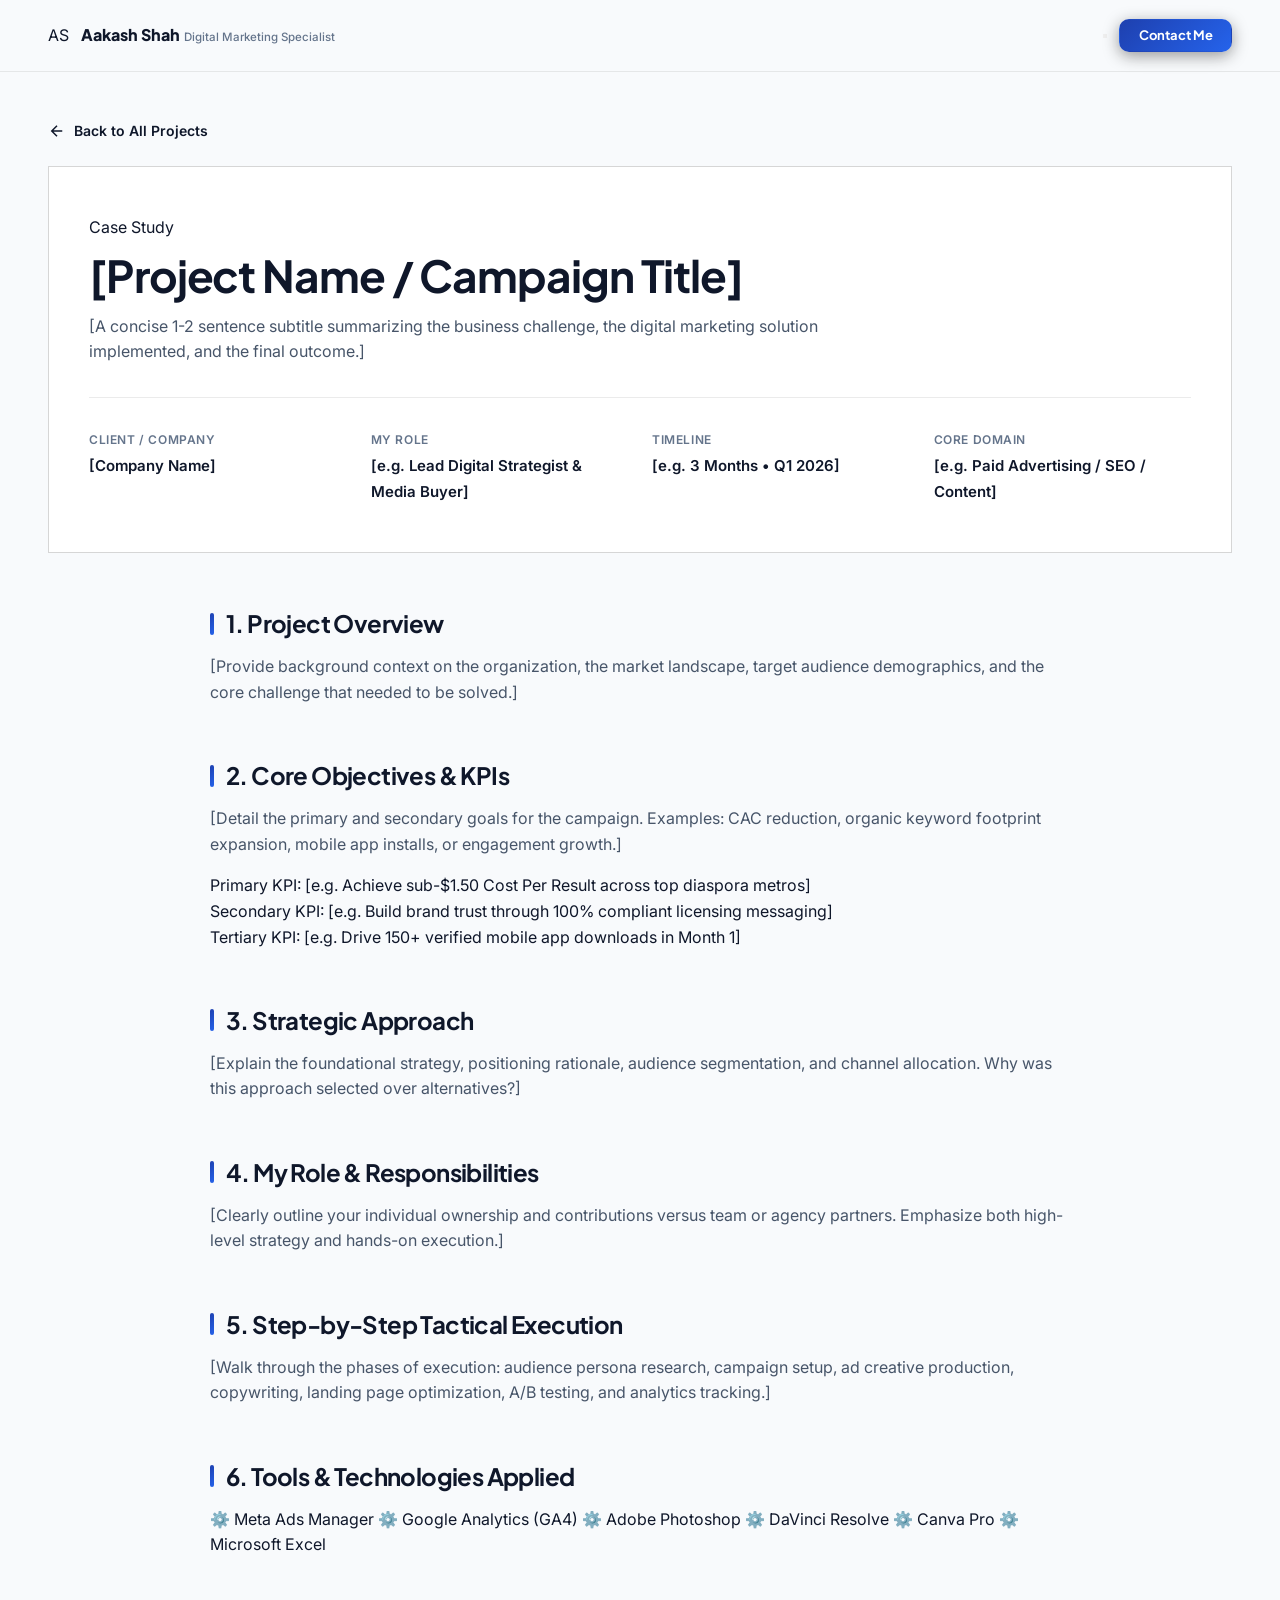
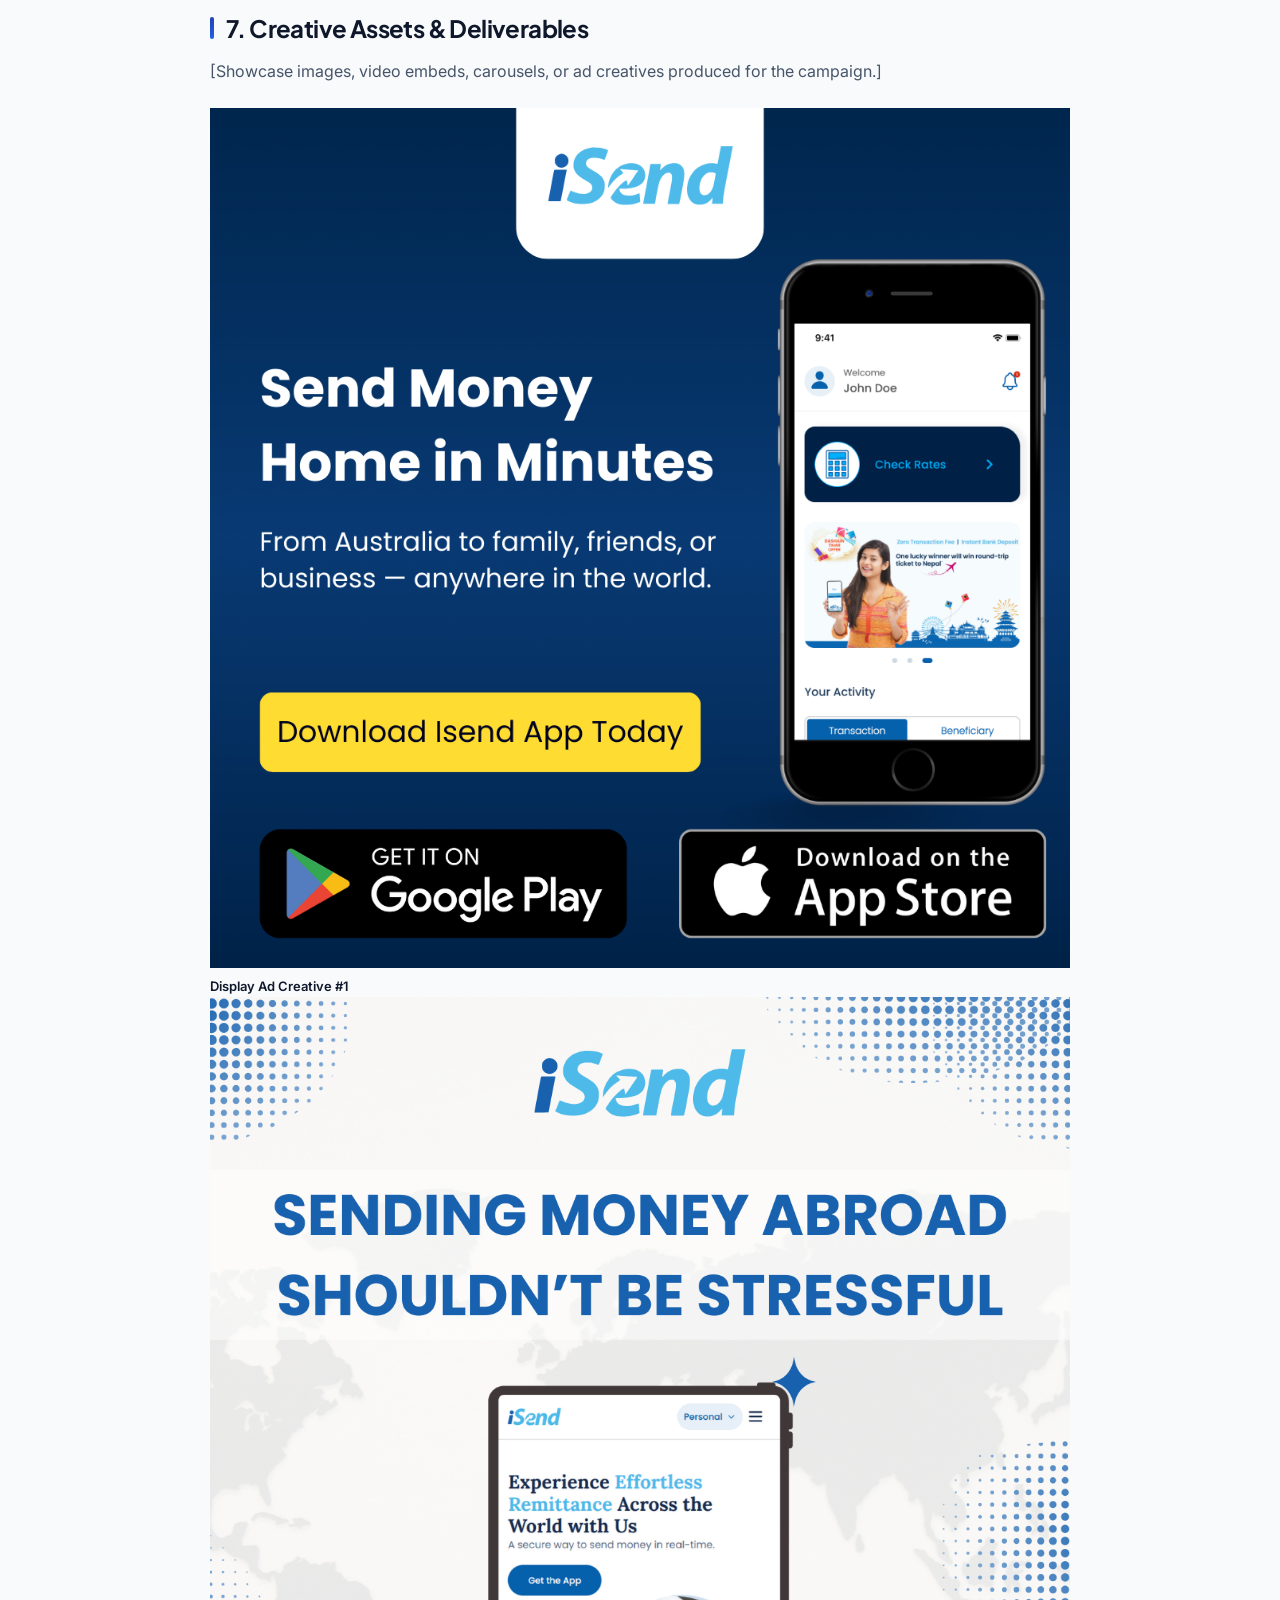
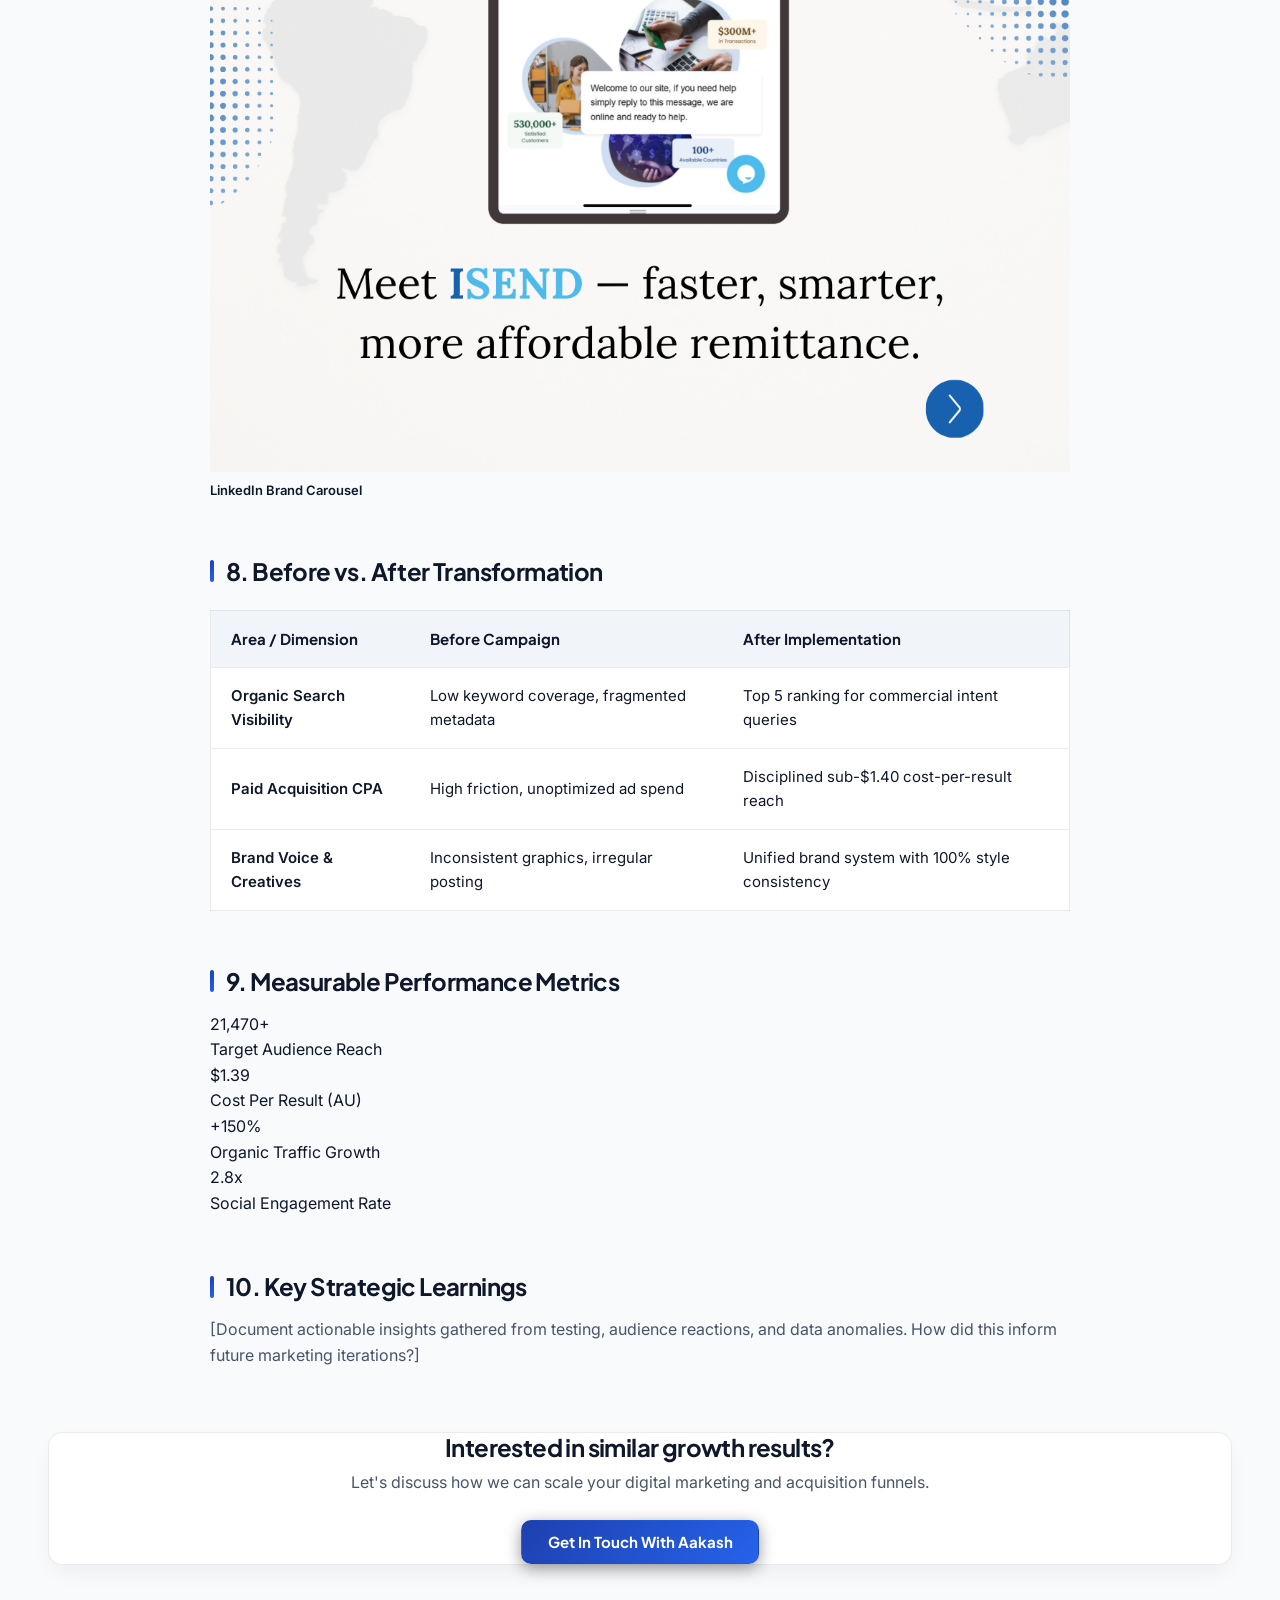
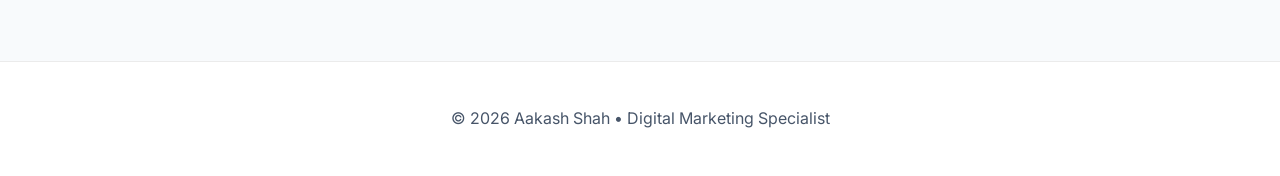
<file: case-study-template.html>
<!DOCTYPE html>
<html lang="en" data-theme="dark">
<head>
  <meta charset="UTF-8">
  <meta name="viewport" content="width=device-width, initial-scale=1.0">
  <title>Case Study: [Project Title] | Aakash Shah</title>
  <meta name="description" content="In-depth digital marketing case study covering strategy, execution, tools, and measurable ROI.">
  
  <!-- Fonts -->
  <link rel="preconnect" href="https://fonts.googleapis.com">
  <link rel="preconnect" href="https://fonts.gstatic.com" crossorigin>
  <link href="https://fonts.googleapis.com/css2?family=Inter:wght@300;400;500;600;700&family=Plus+Jakarta+Sans:wght@500;600;700;800&family=JetBrains+Mono:wght@400;500&display=swap" rel="stylesheet">
  
  <link rel="stylesheet" href="styles.css">
  <style>
    .case-study-page {
      padding-top: calc(var(--header-height) + 3rem);
      padding-bottom: 6rem;
    }
    .cs-hero-banner {
      background-color: var(--bg-surface);
      border: 1px solid var(--border-medium);
      border-radius: var(--border-radius-xl);
      padding: 3rem 2.5rem;
      margin-bottom: 3.5rem;
    }
    .cs-back-link {
      display: inline-flex;
      align-items: center;
      gap: 0.5rem;
      font-size: 0.875rem;
      font-weight: 600;
      color: var(--accent-primary);
      margin-bottom: 1.5rem;
    }
    .cs-back-link:hover {
      gap: 0.75rem;
    }
    .cs-meta-grid {
      display: grid;
      grid-template-columns: repeat(auto-fit, minmax(200px, 1fr));
      gap: 1.5rem;
      margin-top: 2rem;
      padding-top: 2rem;
      border-top: 1px solid var(--border-subtle);
    }
    .cs-meta-item strong {
      display: block;
      font-size: 0.75rem;
      text-transform: uppercase;
      letter-spacing: 0.05em;
      color: var(--text-muted);
      margin-bottom: 0.25rem;
    }
    .cs-meta-item span {
      font-size: 0.9375rem;
      color: var(--text-primary);
      font-weight: 600;
    }
    .cs-article-body {
      max-width: 860px;
      margin: 0 auto;
    }
    .cs-block {
      margin-bottom: 3.5rem;
    }
    .cs-block-title {
      font-size: 1.5rem;
      margin-bottom: 1rem;
      display: flex;
      align-items: center;
      gap: 0.75rem;
    }
    .cs-block-title::before {
      content: "";
      width: 4px;
      height: 22px;
      background: var(--accent-gradient);
      border-radius: 2px;
    }
    .cs-comparison-table {
      width: 100%;
      border-collapse: collapse;
      margin: 1.5rem 0;
      background-color: var(--bg-surface);
      border-radius: var(--border-radius-md);
      overflow: hidden;
      border: 1px solid var(--border-subtle);
    }
    .cs-comparison-table th, .cs-comparison-table td {
      padding: 1rem 1.25rem;
      text-align: left;
      border-bottom: 1px solid var(--border-subtle);
      font-size: 0.9375rem;
    }
    .cs-comparison-table th {
      background-color: var(--bg-surface-elevated);
      font-family: var(--font-heading);
      font-weight: 700;
    }
    .cs-comparison-table tr:last-child td {
      border-bottom: none;
    }
  </style>
</head>
<body>

  <!-- Site Header -->
  <header class="site-header">
    <div class="header-container">
      <a href="index.html" class="brand-logo">
        <div class="brand-badge">AS</div>
        <div class="brand-text">
          <span class="brand-name">Aakash Shah</span>
          <span class="brand-role">Digital Marketing Specialist</span>
        </div>
      </a>
      <div class="header-actions">
        <button id="theme-toggle" class="theme-toggle-btn" aria-label="Toggle Theme">
          <svg class="sun-icon" viewBox="0 0 24 24" fill="none" stroke="currentColor" stroke-width="2"><circle cx="12" cy="12" r="4"></circle><path d="M12 2v2M12 20v2M4.93 4.93l1.41 1.41M17.66 17.66l1.41 1.41M2 12h2M20 12h2M6.34 17.66l-1.41 1.41M19.07 4.93l-1.41 1.41"></path></svg>
          <svg class="moon-icon" viewBox="0 0 24 24" fill="none" stroke="currentColor" stroke-width="2"><path d="M12 3a6 6 0 0 0 9 9 9 9 0 1 1-9-9Z"></path></svg>
        </button>
        <a href="index.html#contact" class="btn btn-primary btn-sm">Contact Me</a>
      </div>
    </div>
  </header>

  <main class="case-study-page">
    <div class="container">
      
      <!-- Top Navigation & Hero Banner -->
      <a href="index.html#projects" class="cs-back-link">
        <svg width="18" height="18" viewBox="0 0 24 24" fill="none" stroke="currentColor" stroke-width="2"><path d="M19 12H5M12 19l-7-7 7-7"/></svg>
        <span>Back to All Projects</span>
      </a>

      <div class="cs-hero-banner">
        <span class="section-badge">Case Study</span>
        <h1 class="cs-title" style="font-size: 2.75rem; margin-top: 0.5rem;">[Project Name / Campaign Title]</h1>
        <p class="section-subtitle" style="margin-top: 0.75rem; max-width: 800px;">
          [A concise 1-2 sentence subtitle summarizing the business challenge, the digital marketing solution implemented, and the final outcome.]
        </p>

        <div class="cs-meta-grid">
          <div class="cs-meta-item">
            <strong>Client / Company</strong>
            <span>[Company Name]</span>
          </div>
          <div class="cs-meta-item">
            <strong>My Role</strong>
            <span>[e.g. Lead Digital Strategist &amp; Media Buyer]</span>
          </div>
          <div class="cs-meta-item">
            <strong>Timeline</strong>
            <span>[e.g. 3 Months • Q1 2026]</span>
          </div>
          <div class="cs-meta-item">
            <strong>Core Domain</strong>
            <span>[e.g. Paid Advertising / SEO / Content]</span>
          </div>
        </div>
      </div>

      <!-- 10-Part Case Study Body -->
      <article class="cs-article-body">

        <!-- 1. Project Overview -->
        <section class="cs-block">
          <h2 class="cs-block-title">1. Project Overview</h2>
          <p>
            [Provide background context on the organization, the market landscape, target audience demographics, and the core challenge that needed to be solved.]
          </p>
        </section>

        <!-- 2. Objective -->
        <section class="cs-block">
          <h2 class="cs-block-title">2. Core Objectives &amp; KPIs</h2>
          <p>
            [Detail the primary and secondary goals for the campaign. Examples: CAC reduction, organic keyword footprint expansion, mobile app installs, or engagement growth.]
          </p>
          <ul class="exp-list" style="margin-top: 1rem;">
            <li>Primary KPI: [e.g. Achieve sub-$1.50 Cost Per Result across top diaspora metros]</li>
            <li>Secondary KPI: [e.g. Build brand trust through 100% compliant licensing messaging]</li>
            <li>Tertiary KPI: [e.g. Drive 150+ verified mobile app downloads in Month 1]</li>
          </ul>
        </section>

        <!-- 3. Strategy -->
        <section class="cs-block">
          <h2 class="cs-block-title">3. Strategic Approach</h2>
          <p>
            [Explain the foundational strategy, positioning rationale, audience segmentation, and channel allocation. Why was this approach selected over alternatives?]
          </p>
        </section>

        <!-- 4. My Role -->
        <section class="cs-block">
          <h2 class="cs-block-title">4. My Role &amp; Responsibilities</h2>
          <p>
            [Clearly outline your individual ownership and contributions versus team or agency partners. Emphasize both high-level strategy and hands-on execution.]
          </p>
        </section>

        <!-- 5. Execution -->
        <section class="cs-block">
          <h2 class="cs-block-title">5. Step-by-Step Tactical Execution</h2>
          <p>
            [Walk through the phases of execution: audience persona research, campaign setup, ad creative production, copywriting, landing page optimization, A/B testing, and analytics tracking.]
          </p>
        </section>

        <!-- 6. Tools Used -->
        <section class="cs-block">
          <h2 class="cs-block-title">6. Tools &amp; Technologies Applied</h2>
          <div class="tags-cloud" style="margin-top: 0.75rem;">
            <span class="tag">⚙️ Meta Ads Manager</span>
            <span class="tag">⚙️ Google Analytics (GA4)</span>
            <span class="tag">⚙️ Adobe Photoshop</span>
            <span class="tag">⚙️ DaVinci Resolve</span>
            <span class="tag">⚙️ Canva Pro</span>
            <span class="tag">⚙️ Microsoft Excel</span>
          </div>
        </section>

        <!-- 7. Creative Assets -->
        <section class="cs-block">
          <h2 class="cs-block-title">7. Creative Assets &amp; Deliverables</h2>
          <p>
            [Showcase images, video embeds, carousels, or ad creatives produced for the campaign.]
          </p>
          <div class="capabilities-grid" style="margin-top: 1.5rem;">
            <div class="capability-card">
              <img src="assets/images/project-app-download.png" alt="Creative Sample" style="width:100%; border-radius: var(--border-radius-sm); margin-bottom: 0.5rem;">
              <div style="font-size: 0.8125rem; font-weight: 600;">Display Ad Creative #1</div>
            </div>
            <div class="capability-card">
              <img src="assets/images/project-isend-carousel.png" alt="Creative Sample" style="width:100%; border-radius: var(--border-radius-sm); margin-bottom: 0.5rem;">
              <div style="font-size: 0.8125rem; font-weight: 600;">LinkedIn Brand Carousel</div>
            </div>
          </div>
        </section>

        <!-- 8. Before / After Results -->
        <section class="cs-block">
          <h2 class="cs-block-title">8. Before vs. After Transformation</h2>
          <table class="cs-comparison-table">
            <thead>
              <tr>
                <th>Area / Dimension</th>
                <th>Before Campaign</th>
                <th>After Implementation</th>
              </tr>
            </thead>
            <tbody>
              <tr>
                <td><strong>Organic Search Visibility</strong></td>
                <td>Low keyword coverage, fragmented metadata</td>
                <td>Top 5 ranking for commercial intent queries</td>
              </tr>
              <tr>
                <td><strong>Paid Acquisition CPA</strong></td>
                <td>High friction, unoptimized ad spend</td>
                <td>Disciplined sub-$1.40 cost-per-result reach</td>
              </tr>
              <tr>
                <td><strong>Brand Voice &amp; Creatives</strong></td>
                <td>Inconsistent graphics, irregular posting</td>
                <td>Unified brand system with 100% style consistency</td>
              </tr>
            </tbody>
          </table>
        </section>

        <!-- 9. Performance Metrics -->
        <section class="cs-block">
          <h2 class="cs-block-title">9. Measurable Performance Metrics</h2>
          <div class="cs-metrics-grid">
            <div class="cs-metric-box">
              <div class="cs-metric-num">21,470+</div>
              <div class="cs-metric-lbl">Target Audience Reach</div>
            </div>
            <div class="cs-metric-box">
              <div class="cs-metric-num">$1.39</div>
              <div class="cs-metric-lbl">Cost Per Result (AU)</div>
            </div>
            <div class="cs-metric-box">
              <div class="cs-metric-num">+150%</div>
              <div class="cs-metric-lbl">Organic Traffic Growth</div>
            </div>
            <div class="cs-metric-box">
              <div class="cs-metric-num">2.8x</div>
              <div class="cs-metric-lbl">Social Engagement Rate</div>
            </div>
          </div>
        </section>

        <!-- 10. Key Learnings -->
        <section class="cs-block">
          <h2 class="cs-block-title">10. Key Strategic Learnings</h2>
          <p>
            [Document actionable insights gathered from testing, audience reactions, and data anomalies. How did this inform future marketing iterations?]
          </p>
        </section>

      </article>

      <!-- Bottom CTA -->
      <div class="contact-card card text-center" style="margin-top: 4rem; text-align: center;">
        <h2 style="margin-bottom: 0.5rem;">Interested in similar growth results?</h2>
        <p style="max-width: 600px; margin: 0 auto 1.5rem;">Let's discuss how we can scale your digital marketing and acquisition funnels.</p>
        <a href="index.html#contact" class="btn btn-primary">Get In Touch With Aakash</a>
      </div>

    </div>
  </main>

  <footer class="site-footer">
    <div class="container text-center">
      <p class="copyright">© 2026 Aakash Shah • Digital Marketing Specialist</p>
    </div>
  </footer>

  <script src="app.js"></script>
</body>
</html>
</file>
<file: styles.css>
/* ==========================================================================
   AAKASH SHAH — DIGITAL MARKETING SPECIALIST PORTFOLIO
   Design System:
   • Dark Mode: High-Contrast Black & Electric Warm Orange
   • Light Mode: Clean White & Royal Electric Blue
   • Strictly Linear Navbar & Playable Instagram Reel Embeds
   ========================================================================== */

/* --------------------------------------------------------------------------
   1. Theme Variables & Custom Properties
   -------------------------------------------------------------------------- */
:root {
  /* Typography */
  --font-sans: 'Inter', -apple-system, BlinkMacSystemFont, 'Segoe UI', Roboto, sans-serif;
  --font-heading: 'Plus Jakarta Sans', -apple-system, BlinkMacSystemFont, sans-serif;

  /* Layout Geometry */
  --radius-xs: 6px;
  --radius-sm: 10px;
  --radius-md: 14px;
  --radius-lg: 22px;
  --radius-full: 9999px;

  --header-height: 72px;
  --container-max-width: 1240px;
  
  --transition-fast: 0.15s ease;
  --transition-normal: 0.25s cubic-bezier(0.4, 0, 0.2, 1);
  --transition-smooth: 0.4s cubic-bezier(0.16, 1, 0.3, 1);
}

/* --------------------------------------------------------------------------
   DARK THEME: BLACK & ELECTRIC ORANGE
   -------------------------------------------------------------------------- */
[data-theme="dark"] {
  --bg-body: #080808;
  --bg-surface: #121212;
  --bg-surface-elevated: #1B1B1B;
  --bg-surface-subtle: rgba(27, 27, 27, 0.7);
  --bg-input: #0F0F0F;
  --bg-header: rgba(8, 8, 8, 0.92);

  --accent-color: #FF6B00;
  --accent-hover: #FF8533;
  --accent-secondary: #FFA14A;
  --accent-subtle: rgba(255, 107, 0, 0.12);
  --accent-border: rgba(255, 107, 0, 0.35);
  --accent-gradient: linear-gradient(135deg, #FF6B00 0%, #FF8533 100%);
  --accent-gradient-hover: linear-gradient(135deg, #E65C00 0%, #FF7A1A 100%);

  --heading-primary: #FFFFFF;
  --heading-accent: #FF6B00;
  --text-primary: #FFFFFF;
  --text-secondary: #A3A3A3;
  --text-muted: #737373;
  --text-inverse: #080808;

  --border-subtle: rgba(255, 255, 255, 0.09);
  --border-medium: rgba(255, 255, 255, 0.18);
  --border-focus: #FF6B00;

  --card-shadow: 0 10px 30px -10px rgba(0, 0, 0, 0.8);
  --card-shadow-hover: 0 20px 40px -15px rgba(0, 0, 0, 0.95);
  --card-glow: 0 0 30px rgba(255, 107, 0, 0.18);
  --modal-backdrop: rgba(0, 0, 0, 0.9);
}

/* --------------------------------------------------------------------------
   LIGHT THEME: CRISP WHITE & ROYAL ELECTRIC BLUE
   -------------------------------------------------------------------------- */
[data-theme="light"] {
  --bg-body: #F8FAFC;
  --bg-surface: #FFFFFF;
  --bg-surface-elevated: #F1F5F9;
  --bg-surface-subtle: rgba(241, 245, 249, 0.85);
  --bg-input: #FFFFFF;
  --bg-header: rgba(248, 250, 252, 0.94);

  --accent-color: #2563EB;
  --accent-hover: #1D4ED8;
  --accent-secondary: #0284C7;
  --accent-subtle: rgba(37, 99, 235, 0.08);
  --accent-border: rgba(37, 99, 235, 0.3);
  --accent-gradient: linear-gradient(135deg, #1E40AF 0%, #2563EB 100%);
  --accent-gradient-hover: linear-gradient(135deg, #1E3A8A 0%, #1D4ED8 100%);

  --heading-primary: #0F172A;
  --heading-accent: #2563EB;
  --text-primary: #0F172A;
  --text-secondary: #475569;
  --text-muted: #64748B;
  --text-inverse: #FFFFFF;

  --border-subtle: rgba(0, 0, 0, 0.08);
  --border-medium: rgba(0, 0, 0, 0.16);
  --border-focus: #2563EB;

  --card-shadow: 0 10px 25px -5px rgba(15, 23, 42, 0.06);
  --card-shadow-hover: 0 20px 35px -10px rgba(15, 23, 42, 0.12);
  --card-glow: 0 0 25px rgba(37, 99, 235, 0.1);
  --modal-backdrop: rgba(15, 23, 42, 0.7);
}

/* --------------------------------------------------------------------------
   0. Water Rising Logo Preloader
   -------------------------------------------------------------------------- */
.page-preloader {
  position: fixed;
  top: 0;
  left: 0;
  right: 0;
  bottom: 0;
  background-color: #080808;
  z-index: 9999;
  display: flex;
  align-items: center;
  justify-content: center;
  transition: opacity 0.6s cubic-bezier(0.16, 1, 0.3, 1), transform 0.6s cubic-bezier(0.16, 1, 0.3, 1);
}

.page-preloader.fade-out {
  opacity: 0;
  transform: translateY(-20px);
  pointer-events: none;
}

.preloader-content {
  display: flex;
  flex-direction: column;
  align-items: center;
  justify-content: center;
}

.liquid-logo-container {
  position: relative;
  width: 130px;
  height: 130px;
  border-radius: 50%;
  overflow: hidden;
  box-shadow: 0 0 45px rgba(255, 107, 0, 0.35);
  border: 2px solid rgba(255, 107, 0, 0.5);
  background-color: #121212;
}

.logo-dimmed-base {
  position: absolute;
  top: 0;
  left: 0;
  width: 100%;
  height: 100%;
  object-fit: contain;
  filter: grayscale(100%) opacity(0.2);
}

.water-rise-wrap {
  position: absolute;
  bottom: 0;
  left: 0;
  width: 100%;
  height: 0%;
  overflow: hidden;
  animation: waterRise 1.2s cubic-bezier(0.4, 0, 0.2, 1) forwards;
}

@keyframes waterRise {
  0% { height: 0%; }
  35% { height: 45%; }
  75% { height: 85%; }
  100% { height: 100%; }
}

.logo-bright-fill {
  position: absolute;
  bottom: 0;
  left: 0;
  width: 130px;
  height: 130px;
  object-fit: contain;
}

.water-wave-element {
  position: absolute;
  top: -8px;
  left: -50%;
  width: 200%;
  height: 18px;
  background: rgba(255, 107, 0, 0.45);
  border-radius: 40%;
  animation: waveSpin 2s infinite linear;
}

@keyframes waveSpin {
  0% { transform: rotate(0deg); }
  100% { transform: rotate(360deg); }
}

.preloader-text-status {
  margin-top: 1.5rem;
  text-align: center;
  display: flex;
  flex-direction: column;
  gap: 0.25rem;
}

.preloader-brand {
  font-family: var(--font-heading);
  font-weight: 900;
  font-size: 1.15rem;
  letter-spacing: 0.08em;
  color: #FF6B00;
}

.preloader-tagline {
  font-size: 0.75rem;
  color: #737373;
  letter-spacing: 0.04em;
}

/* --------------------------------------------------------------------------
   2. Reset & Core Structure
   -------------------------------------------------------------------------- */
*, *::before, *::after {
  box-sizing: border-box;
  margin: 0;
  padding: 0;
}

html {
  scroll-behavior: smooth;
  scroll-padding-top: calc(var(--header-height) + 24px);
  -webkit-text-size-adjust: 100%;
}

body {
  font-family: var(--font-sans);
  background-color: var(--bg-body);
  color: var(--text-primary);
  line-height: 1.6;
  font-size: 16px;
  overflow-x: hidden;
  position: relative;
  transition: background-color var(--transition-normal), color var(--transition-normal);
}

/* Ambient Backglow Blobs */
.ambient-glow {
  position: fixed;
  border-radius: 50%;
  filter: blur(150px);
  pointer-events: none;
  z-index: 0;
  opacity: 0.35;
}

.glow-1 {
  top: -100px;
  left: -80px;
  width: 550px;
  height: 550px;
  background: radial-gradient(circle, var(--accent-color) 0%, transparent 70%);
}

.glow-2 {
  top: 25%;
  right: -100px;
  width: 500px;
  height: 500px;
  background: radial-gradient(circle, var(--accent-secondary) 0%, transparent 70%);
}

img, svg {
  display: block;
  max-width: 100%;
}

a {
  color: inherit;
  text-decoration: none;
  transition: color var(--transition-fast);
}

ul {
  list-style: none;
}

input, button, textarea, select {
  font: inherit;
  color: inherit;
}

h1, h2, h3, h4, h5, h6 {
  font-family: var(--font-heading);
  color: var(--heading-primary);
  font-weight: 700;
  line-height: 1.2;
  letter-spacing: -0.025em;
}

p {
  color: var(--text-secondary);
  margin-bottom: 1rem;
}

p:last-child {
  margin-bottom: 0;
}

strong {
  color: var(--text-primary);
  font-weight: 600;
}

/* Container & Spacing */
.container {
  width: 100%;
  max-width: var(--container-max-width);
  margin: 0 auto;
  padding: 0 1.75rem;
  position: relative;
  z-index: 1;
}

.section {
  padding-top: 6.5rem;
  padding-bottom: 6.5rem;
  position: relative;
}

.text-center {
  text-align: center;
}

/* --------------------------------------------------------------------------
   3. Big, Bold Section Headers with High-Contrast Accents
   -------------------------------------------------------------------------- */
.section-head {
  max-width: 860px;
  margin: 0 auto 4rem;
}

.section-tag {
  display: inline-block;
  font-size: 0.8125rem;
  font-weight: 800;
  text-transform: uppercase;
  letter-spacing: 0.12em;
  color: var(--accent-color);
  background: var(--accent-subtle);
  border: 1px solid var(--accent-border);
  padding: 0.4rem 1.1rem;
  border-radius: var(--radius-full);
  margin-bottom: 1.15rem;
}

.section-title {
  font-size: 2.75rem;
  font-weight: 900;
  letter-spacing: -0.035em;
  margin-bottom: 1rem;
  line-height: 1.15;
  color: var(--heading-primary);
}

@media (min-width: 768px) {
  .section-title {
    font-size: 3.35rem;
  }
}

.section-desc {
  font-size: 1.125rem;
  color: var(--text-secondary);
  line-height: 1.65;
  max-width: 700px;
  margin: 0 auto;
}

/* Base Card Style */
.card {
  background-color: var(--bg-surface);
  border: 1px solid var(--border-subtle);
  border-radius: var(--radius-md);
  box-shadow: var(--card-shadow);
  transition: transform var(--transition-normal), box-shadow var(--transition-normal), border-color var(--transition-normal);
}

.card:hover {
  border-color: var(--border-medium);
}

/* --------------------------------------------------------------------------
   4. Buttons
   -------------------------------------------------------------------------- */
.btn {
  display: inline-flex;
  align-items: center;
  justify-content: center;
  gap: 0.55rem;
  font-family: var(--font-heading);
  font-weight: 700;
  font-size: 0.9375rem;
  padding: 0.85rem 1.6rem;
  border-radius: var(--radius-sm);
  border: 1px solid transparent;
  cursor: pointer;
  transition: all var(--transition-fast);
  line-height: 1;
  text-decoration: none;
  white-space: nowrap;
}

.btn-primary {
  background: var(--accent-gradient);
  color: #FFFFFF;
  box-shadow: 0 4px 16px rgba(0, 0, 0, 0.4);
}

.btn-primary:hover {
  background: var(--accent-gradient-hover);
  transform: translateY(-2px);
  box-shadow: 0 8px 24px var(--accent-subtle);
  color: #FFFFFF;
}

.btn-secondary {
  background-color: var(--bg-surface-elevated);
  color: var(--text-primary);
  border-color: var(--border-medium);
}

.btn-secondary:hover {
  border-color: var(--accent-color);
  transform: translateY(-2px);
}

.btn-outline {
  background-color: transparent;
  color: var(--text-primary);
  border-color: var(--border-medium);
}

.btn-outline:hover {
  background-color: var(--bg-surface-elevated);
  border-color: var(--accent-color);
  transform: translateY(-2px);
}

.btn-sm {
  padding: 0.55rem 1.15rem;
  font-size: 0.8125rem;
}

.btn-block {
  width: 100%;
}

.arrow-icon {
  transition: transform var(--transition-fast);
}

.btn:hover .arrow-icon {
  transform: translateX(4px);
}

/* --------------------------------------------------------------------------
   5. Site Header (Fixed 100% Linear Desktop Navigation)
   -------------------------------------------------------------------------- */
.site-header {
  position: fixed;
  top: 0;
  left: 0;
  right: 0;
  height: var(--header-height);
  background-color: var(--bg-header);
  backdrop-filter: blur(16px);
  -webkit-backdrop-filter: blur(16px);
  border-bottom: 1px solid var(--border-subtle);
  z-index: 1000;
  transition: background-color var(--transition-normal);
}

.header-container {
  display: flex;
  align-items: center;
  justify-content: space-between;
  height: 100%;
  max-width: var(--container-max-width);
  margin: 0 auto;
  padding: 0 1.75rem;
}

.brand-logo {
  display: flex;
  align-items: center;
  gap: 0.75rem;
  flex-shrink: 0;
}

.brand-logo-frame {
  width: 40px;
  height: 40px;
  border-radius: 50%;
  overflow: hidden;
  display: flex;
  align-items: center;
  justify-content: center;
  box-shadow: 0 4px 14px var(--accent-subtle);
  border: 1.5px solid var(--accent-border);
  transition: transform var(--transition-fast), box-shadow var(--transition-fast);
  background-color: var(--bg-surface-elevated);
}

.brand-logo:hover .brand-logo-frame {
  transform: scale(1.08) rotate(5deg);
  box-shadow: 0 0 16px var(--accent-color);
}

.brand-logo-img {
  width: 100%;
  height: 100%;
  object-fit: cover;
}

.brand-info {
  display: flex;
  flex-direction: column;
}

.brand-name {
  font-family: var(--font-heading);
  font-weight: 800;
  font-size: 1rem;
  color: var(--heading-primary);
  line-height: 1.15;
  white-space: nowrap;
}

.brand-role {
  font-size: 0.72rem;
  color: var(--text-muted);
  font-weight: 500;
  white-space: nowrap;
}

/* Desktop Nav: Strictly 1 Line, No Text Wrapping */
.desktop-nav {
  display: none;
}

@media (min-width: 960px) {
  .desktop-nav {
    display: block;
    margin: 0 1rem;
  }
}

.nav-list {
  display: flex;
  align-items: center;
  gap: 0.2rem;
  white-space: nowrap;
  flex-wrap: nowrap;
}

.nav-link {
  padding: 0.45rem 0.7rem;
  font-size: 0.85rem;
  font-weight: 600;
  color: var(--text-secondary);
  border-radius: var(--radius-xs);
  transition: all var(--transition-fast);
  white-space: nowrap;
  display: inline-block;
}

.nav-link:hover,
.nav-link.active {
  color: var(--text-primary);
  background-color: var(--bg-surface-elevated);
}

/* Header Actions */
.header-actions {
  display: flex;
  align-items: center;
  gap: 0.75rem;
  flex-shrink: 0;
}

.theme-btn {
  width: 38px;
  height: 38px;
  border-radius: var(--radius-sm);
  background-color: var(--bg-surface-elevated);
  border: 1px solid var(--border-subtle);
  color: var(--text-primary);
  display: flex;
  align-items: center;
  justify-content: center;
  cursor: pointer;
  transition: all var(--transition-fast);
}

.theme-btn:hover {
  border-color: var(--accent-color);
}

.theme-btn svg {
  width: 18px;
  height: 18px;
}

[data-theme="dark"] .sun-icon { display: block; }
[data-theme="dark"] .moon-icon { display: none; }
[data-theme="light"] .sun-icon { display: none; }
[data-theme="light"] .moon-icon { display: block; }

.header-cta {
  display: none;
}

@media (min-width: 640px) {
  .header-cta {
    display: inline-flex;
  }
}

/* Mobile Toggle */
.mobile-toggle {
  display: flex;
  flex-direction: column;
  justify-content: center;
  gap: 5px;
  width: 38px;
  height: 38px;
  background-color: var(--bg-surface-elevated);
  border: 1px solid var(--border-subtle);
  border-radius: var(--radius-sm);
  cursor: pointer;
  padding: 8px;
}

@media (min-width: 960px) {
  .mobile-toggle {
    display: none;
  }
}

.mobile-toggle .bar {
  width: 100%;
  height: 2px;
  background-color: var(--text-primary);
  transition: all var(--transition-fast);
}

.mobile-toggle.active .bar:nth-child(1) { transform: translateY(7px) rotate(45deg); }
.mobile-toggle.active .bar:nth-child(2) { opacity: 0; }
.mobile-toggle.active .bar:nth-child(3) { transform: translateY(-7px) rotate(-45deg); }

/* Mobile Drawer */
.mobile-drawer {
  position: fixed;
  top: var(--header-height);
  left: 0;
  right: 0;
  bottom: 0;
  background-color: var(--bg-body);
  padding: 1.5rem;
  transform: translateY(-100%);
  opacity: 0;
  pointer-events: none;
  transition: transform var(--transition-normal), opacity var(--transition-normal);
  z-index: 999;
  overflow-y: auto;
}

.mobile-drawer.open {
  transform: translateY(0);
  opacity: 1;
  pointer-events: auto;
}

.mobile-nav-list {
  display: flex;
  flex-direction: column;
  gap: 0.6rem;
}

.mobile-link {
  display: block;
  padding: 0.85rem 1.15rem;
  font-weight: 600;
  color: var(--text-primary);
  border-radius: var(--radius-sm);
  background-color: var(--bg-surface);
  border: 1px solid var(--border-subtle);
}

/* --------------------------------------------------------------------------
   6. Hero Section
   -------------------------------------------------------------------------- */
.hero-section {
  padding-top: calc(var(--header-height) + 4rem);
  padding-bottom: 5rem;
}

.hero-container {
  display: grid;
  grid-template-columns: 1fr;
  gap: 3.5rem;
  align-items: center;
}

@media (min-width: 992px) {
  .hero-container {
    grid-template-columns: 1.15fr 0.85fr;
  }
}

.status-pill {
  display: inline-flex;
  align-items: center;
  gap: 0.5rem;
  background-color: var(--accent-subtle);
  border: 1px solid var(--accent-border);
  padding: 0.4rem 0.95rem;
  border-radius: var(--radius-full);
  font-size: 0.8125rem;
  font-weight: 700;
  color: var(--accent-color);
  margin-bottom: 1.5rem;
}

.status-dot {
  width: 8px;
  height: 8px;
  background-color: var(--accent-color);
  border-radius: 50%;
  box-shadow: 0 0 10px var(--accent-color);
  animation: pulse 2s infinite;
}

@keyframes pulse {
  0%, 100% { opacity: 1; transform: scale(1); }
  50% { opacity: 0.4; transform: scale(0.85); }
}

.hero-main-title {
  font-size: 3rem;
  font-weight: 900;
  letter-spacing: -0.035em;
  margin-bottom: 0.5rem;
  min-height: 1.3em;
  display: flex;
  align-items: center;
}

@media (min-width: 768px) {
  .hero-main-title {
    font-size: 4rem;
  }
}

.typewriter-prefix {
  color: var(--heading-primary);
}

.typewriter-cursor {
  color: var(--accent-color);
  font-weight: 300;
  animation: blink 1s infinite;
  margin-left: 2px;
}

.hero-role-title {
  font-size: 1.35rem;
  font-weight: 800;
  color: var(--heading-accent);
  margin-bottom: 1.35rem;
}

@media (min-width: 768px) {
  .hero-role-title {
    font-size: 1.5rem;
  }
}

.hero-bio {
  font-size: 1.125rem;
  color: var(--text-secondary);
  line-height: 1.7;
  max-width: 620px;
  margin-bottom: 1.85rem;
}

.hero-skills-pills {
  display: flex;
  flex-wrap: wrap;
  gap: 0.5rem;
  margin-bottom: 2.25rem;
}

.skill-pill {
  font-size: 0.8125rem;
  font-weight: 600;
  color: var(--text-secondary);
  background-color: var(--bg-surface-elevated);
  border: 1px solid var(--border-subtle);
  padding: 0.35rem 0.8rem;
  border-radius: var(--radius-full);
}

.hero-btn-group {
  display: flex;
  flex-wrap: wrap;
  gap: 0.85rem;
  margin-bottom: 2.75rem;
}

.hero-metrics-bar {
  display: grid;
  grid-template-columns: repeat(4, 1fr);
  gap: 0.75rem;
  background-color: var(--bg-surface);
  border: 1px solid var(--border-subtle);
  border-radius: var(--radius-md);
  padding: 1.25rem;
  box-shadow: var(--card-shadow);
}

@media (max-width: 600px) {
  .hero-metrics-bar {
    grid-template-columns: repeat(2, 1fr);
  }
}

.metric-item {
  display: flex;
  flex-direction: column;
}

.metric-val {
  font-size: 1.6rem;
  font-weight: 900;
  color: var(--heading-accent);
  line-height: 1.1;
}

.metric-label {
  font-size: 0.75rem;
  color: var(--text-muted);
  font-weight: 500;
}

/* Photo Card */
.hero-photo-col {
  display: flex;
  justify-content: center;
}

.hero-photo-card {
  width: 100%;
  max-width: 390px;
  position: relative;
}

.photo-wrapper {
  position: relative;
  aspect-ratio: 1 / 1;
  border-radius: var(--radius-lg);
  overflow: hidden;
  box-shadow: var(--card-shadow-hover), var(--card-glow);
  border: 2px solid var(--border-medium);
  background-color: var(--bg-surface-elevated);
}

.hero-photo-img {
  width: 100%;
  height: 100%;
  object-fit: cover;
  transition: transform var(--transition-smooth);
}

.hero-photo-card:hover .hero-photo-img {
  transform: scale(1.03);
}

.photo-caption-card {
  background-color: var(--bg-surface);
  border: 1px solid var(--border-subtle);
  border-radius: var(--radius-md);
  padding: 1.25rem;
  margin-top: -24px;
  position: relative;
  z-index: 2;
  box-shadow: var(--card-shadow);
}

.caption-header {
  display: flex;
  justify-content: space-between;
  align-items: flex-start;
  margin-bottom: 0.75rem;
}

.caption-name {
  font-size: 1.15rem;
  font-weight: 800;
  color: var(--heading-primary);
}

.caption-role {
  font-size: 0.75rem;
  color: var(--heading-accent);
  font-weight: 700;
}

.caption-loc {
  font-size: 0.75rem;
  color: var(--text-muted);
}

.caption-contact-pills {
  display: flex;
  flex-direction: column;
  gap: 0.4rem;
}

.caption-pill {
  font-size: 0.75rem;
  color: var(--text-secondary);
  background-color: var(--bg-surface-elevated);
  padding: 0.4rem 0.7rem;
  border-radius: var(--radius-xs);
  cursor: pointer;
  transition: all var(--transition-fast);
}

.caption-pill:hover {
  color: var(--accent-color);
  border: 1px solid var(--accent-border);
}

/* --------------------------------------------------------------------------
   7. About & Enlarged Core Competencies Grid
   -------------------------------------------------------------------------- */
.about-grid-layout {
  display: grid;
  grid-template-columns: 1fr;
  gap: 2rem;
  align-items: stretch;
}

@media (min-width: 1024px) {
  .about-grid-layout {
    grid-template-columns: 1fr 1.35fr;
  }
}

.about-narrative-card {
  padding: 2.75rem 2.25rem;
  display: flex;
  flex-direction: column;
  justify-content: space-between;
  height: 100%;
}

.about-card-title {
  font-size: 1.6rem;
  font-weight: 900;
  margin-bottom: 1.25rem;
  color: var(--heading-primary);
}

.about-highlights {
  margin-top: 2rem;
  display: flex;
  flex-direction: column;
  gap: 1.15rem;
}

.highlight-point {
  display: flex;
  align-items: flex-start;
  gap: 0.75rem;
  font-size: 0.9375rem;
}

.hl-check {
  color: var(--accent-color);
  font-weight: 900;
  font-size: 1.3rem;
  line-height: 1;
}

/* Enlarged Right-Side Competency Grid */
.capabilities-grid-wrap {
  display: flex;
  flex-direction: column;
  height: 100%;
}

.competencies-grid {
  display: grid;
  grid-template-columns: 1fr;
  gap: 1rem;
  flex-grow: 1;
}

@media (min-width: 600px) {
  .competencies-grid {
    grid-template-columns: repeat(2, 1fr);
  }
}

@media (min-width: 1100px) {
  .competencies-grid {
    grid-template-columns: repeat(3, 1fr);
  }
}

.comp-card {
  background-color: var(--bg-surface);
  border: 1px solid var(--border-subtle);
  border-radius: var(--radius-md);
  padding: 1.45rem 1.25rem;
  display: flex;
  flex-direction: column;
  justify-content: flex-start;
  min-height: 155px;
  transition: all var(--transition-normal);
}

.comp-card:hover {
  border-color: var(--accent-border);
  transform: translateY(-3px);
  box-shadow: var(--card-shadow-hover);
}

.comp-icon-wrap {
  width: 42px;
  height: 42px;
  border-radius: var(--radius-sm);
  background: var(--accent-subtle);
  border: 1px solid var(--accent-border);
  display: flex;
  align-items: center;
  justify-content: center;
  margin-bottom: 0.85rem;
  color: var(--accent-color);
  flex-shrink: 0;
}

.comp-icon-wrap svg {
  width: 22px;
  height: 22px;
}

.comp-body h4 {
  font-size: 1rem;
  font-weight: 800;
  margin-bottom: 0.4rem;
  color: var(--heading-primary);
}

.comp-card:hover .comp-body h4 {
  color: var(--heading-accent);
}

.comp-body p {
  font-size: 0.8125rem;
  color: var(--text-muted);
  line-height: 1.5;
}

/* --------------------------------------------------------------------------
   8. Skills & Tools Grid
   -------------------------------------------------------------------------- */
.tools-grid {
  display: grid;
  grid-template-columns: 1fr;
  gap: 1.25rem;
}

@media (min-width: 580px) {
  .tools-grid {
    grid-template-columns: repeat(2, 1fr);
  }
}

@media (min-width: 992px) {
  .tools-grid {
    grid-template-columns: repeat(3, 1fr);
  }
}

.tool-box {
  padding: 1.75rem;
  display: flex;
  flex-direction: column;
}

.tool-box:hover {
  transform: translateY(-4px);
  box-shadow: var(--card-shadow-hover);
  border-color: var(--accent-border);
}

.tool-header {
  display: flex;
  align-items: center;
  justify-content: space-between;
  margin-bottom: 1rem;
}

.tool-logo-wrap {
  width: 48px;
  height: 48px;
  border-radius: var(--radius-sm);
  background-color: var(--bg-surface-elevated);
  border: 1px solid var(--border-subtle);
  display: flex;
  align-items: center;
  justify-content: center;
  padding: 6px;
}

.tool-img-icon {
  max-width: 100%;
  max-height: 100%;
  object-fit: contain;
}

.tool-svg-icon {
  width: 26px;
  height: 26px;
}

.ps-icon {
  background-color: #001E36;
  border-color: #0081FB;
}
.ps-icon .adobe-text {
  color: #0081FB;
  font-weight: 800;
  font-size: 1.1rem;
}

.ae-icon {
  background-color: #00005B;
  border-color: #9999FF;
}
.ae-icon .adobe-text {
  color: #9999FF;
  font-weight: 800;
  font-size: 1.1rem;
}

.canva-icon {
  background: linear-gradient(135deg, #00C4CC, #7D2AE8);
}
.canva-icon .canva-text {
  color: #FFFFFF;
  font-weight: 900;
  font-size: 1.35rem;
  font-family: serif;
}

.tool-badge {
  font-size: 0.6875rem;
  font-weight: 700;
  color: var(--accent-color);
  background: var(--accent-subtle);
  border: 1px solid var(--accent-border);
  padding: 0.2rem 0.6rem;
  border-radius: var(--radius-full);
}

.tool-title {
  font-size: 1.2rem;
  font-weight: 800;
  margin-bottom: 0.4rem;
  color: var(--heading-primary);
}

.tool-box:hover .tool-title {
  color: var(--heading-accent);
}

.tool-description {
  font-size: 0.8125rem;
  color: var(--text-muted);
  line-height: 1.55;
  flex-grow: 1;
}

/* --------------------------------------------------------------------------
   9. Career History Timeline
   -------------------------------------------------------------------------- */
.timeline-container {
  display: flex;
  flex-direction: column;
  gap: 1.75rem;
}

.timeline-card {
  padding: 2.5rem;
}

.timeline-head {
  display: flex;
  flex-direction: column;
  gap: 0.5rem;
  margin-bottom: 1.35rem;
  padding-bottom: 1.35rem;
  border-bottom: 1px solid var(--border-subtle);
}

@media (min-width: 768px) {
  .timeline-head {
    flex-direction: row;
    justify-content: space-between;
    align-items: flex-start;
  }
}

.timeline-role {
  font-size: 1.45rem;
  font-weight: 800;
  color: var(--heading-primary);
}

.timeline-card:hover .timeline-role {
  color: var(--heading-accent);
}

.timeline-company {
  font-size: 1.05rem;
  font-weight: 700;
  color: var(--heading-accent);
  margin-top: 0.15rem;
}

.timeline-sub-brands {
  font-size: 0.8125rem;
  color: var(--text-muted);
  margin-top: 0.35rem;
}

.timeline-sub-brands span {
  font-weight: 700;
  color: var(--text-secondary);
}

.timeline-badge {
  font-size: 0.75rem;
  font-weight: 700;
  padding: 0.4rem 0.95rem;
  border-radius: var(--radius-full);
  background-color: var(--bg-surface-elevated);
  border: 1px solid var(--border-subtle);
  color: var(--text-secondary);
  white-space: nowrap;
  align-self: flex-start;
}

.timeline-badge.current {
  background-color: var(--accent-subtle);
  border-color: var(--accent-border);
  color: var(--accent-color);
}

.timeline-summary {
  font-size: 0.95rem;
  line-height: 1.65;
  margin-bottom: 1.5rem;
}

.timeline-details-grid {
  display: grid;
  grid-template-columns: 1fr;
  gap: 1.75rem;
}

@media (min-width: 768px) {
  .timeline-details-grid {
    grid-template-columns: 1.35fr 1fr;
  }
}

.col-title {
  font-size: 0.8125rem;
  font-weight: 800;
  text-transform: uppercase;
  letter-spacing: 0.05em;
  color: var(--text-muted);
  margin-bottom: 0.75rem;
}

.clean-bullet-list {
  display: flex;
  flex-direction: column;
  gap: 0.6rem;
}

.clean-bullet-list li {
  position: relative;
  padding-left: 1.25rem;
  font-size: 0.875rem;
  color: var(--text-secondary);
  line-height: 1.55;
}

.clean-bullet-list li::before {
  content: "•";
  position: absolute;
  left: 0;
  color: var(--accent-color);
  font-size: 1.2rem;
  line-height: 1;
}

.pill-badge-group {
  display: flex;
  flex-wrap: wrap;
  gap: 0.5rem;
}

.impact-pill {
  font-size: 0.75rem;
  font-weight: 700;
  background-color: var(--bg-surface-elevated);
  border: 1px solid var(--border-subtle);
  padding: 0.4rem 0.8rem;
  border-radius: var(--radius-sm);
  color: var(--text-primary);
}

/* --------------------------------------------------------------------------
   10. Designs & Banners Showcase
   -------------------------------------------------------------------------- */
.filter-tabs-wrap {
  display: flex;
  flex-wrap: wrap;
  justify-content: center;
  gap: 0.6rem;
  margin-bottom: 3rem;
}

.filter-btn {
  background-color: var(--bg-surface);
  border: 1px solid var(--border-subtle);
  border-radius: var(--radius-full);
  padding: 0.7rem 1.45rem;
  font-size: 0.9rem;
  font-weight: 700;
  color: var(--text-secondary);
  cursor: pointer;
  transition: all var(--transition-fast);
}

.filter-btn:hover {
  color: var(--text-primary);
  border-color: var(--border-medium);
}

.filter-btn.active {
  background: var(--accent-gradient);
  color: #FFFFFF;
  border-color: transparent;
  box-shadow: 0 4px 14px var(--accent-subtle);
}

.designs-grid {
  display: grid;
  grid-template-columns: 1fr;
  gap: 1.5rem;
}

@media (min-width: 640px) {
  .designs-grid {
    grid-template-columns: repeat(2, 1fr);
  }
}

@media (min-width: 992px) {
  .designs-grid {
    grid-template-columns: repeat(3, 1fr);
  }
}

@media (min-width: 1200px) {
  .designs-grid {
    grid-template-columns: repeat(4, 1fr);
  }
}

.design-item-card {
  background-color: var(--bg-surface);
  border: 1px solid var(--border-subtle);
  border-radius: var(--radius-md);
  overflow: hidden;
  box-shadow: var(--card-shadow);
  cursor: pointer;
  display: flex;
  flex-direction: column;
  transition: transform 0.4s cubic-bezier(0.16, 1, 0.3, 1),
              box-shadow 0.4s cubic-bezier(0.16, 1, 0.3, 1),
              border-color 0.3s ease;
  animation: imgCardFadeIn 0.5s cubic-bezier(0.16, 1, 0.3, 1) both;
  will-change: transform, box-shadow;
}

.design-item-card:hover {
  transform: translateY(-6px) scale(1.015);
  box-shadow: 0 16px 36px rgba(0, 0, 0, 0.4), 0 0 24px var(--accent-subtle);
  border-color: var(--accent-color);
}

.design-thumb-wrap {
  position: relative;
  aspect-ratio: 1 / 1;
  background-color: #0d0d0d;
  background: linear-gradient(110deg, #111111 8%, #1c1c1c 18%, #111111 33%);
  background-size: 200% 100%;
  animation: skeletonShimmer 2.2s linear infinite;
  overflow: hidden;
}

/* Shimmer shine sweep on hover */
.design-thumb-wrap::after {
  content: '';
  position: absolute;
  top: 0;
  left: -130%;
  width: 60%;
  height: 100%;
  background: linear-gradient(
    90deg,
    transparent 0%,
    rgba(255, 255, 255, 0.22) 50%,
    transparent 100%
  );
  transform: skewX(-25deg);
  pointer-events: none;
  z-index: 3;
}

.design-item-card:hover .design-thumb-wrap::after {
  animation: shineSweep 0.85s cubic-bezier(0.2, 0.8, 0.2, 1) forwards;
}

.design-thumb-img {
  width: 100%;
  height: 100%;
  object-fit: cover;
  transition: transform 0.5s cubic-bezier(0.16, 1, 0.3, 1), filter 0.4s ease;
  transform-origin: center center;
}

.design-item-card:hover .design-thumb-img {
  transform: scale(1.08);
}

.design-cat-badge {
  position: absolute;
  top: 10px;
  left: 10px;
  background: rgba(8, 8, 8, 0.85);
  backdrop-filter: blur(8px);
  border: 1px solid var(--accent-border);
  padding: 0.25rem 0.6rem;
  border-radius: var(--radius-xs);
  font-size: 0.6875rem;
  font-weight: 800;
  color: var(--accent-color);
}

.design-info-wrap {
  padding: 1.25rem;
  display: flex;
  flex-direction: column;
  flex-grow: 1;
}

.design-item-title {
  font-size: 0.95rem;
  font-weight: 800;
  margin-bottom: 0.35rem;
  line-height: 1.35;
  color: var(--heading-primary);
}

.design-item-card:hover .design-item-title {
  color: var(--heading-accent);
}

.design-item-desc {
  font-size: 0.75rem;
  color: var(--text-muted);
  line-height: 1.45;
  margin-bottom: 0.85rem;
  flex-grow: 1;
}

.design-view-action {
  font-size: 0.75rem;
  font-weight: 700;
  color: var(--accent-color);
  display: flex;
  align-items: center;
  gap: 0.35rem;
}

/* --------------------------------------------------------------------------
   11. Featured Project & Meta Ads Campaign Performance Dashboard
   -------------------------------------------------------------------------- */
.featured-project-container {
  display: flex;
  flex-direction: column;
  gap: 2rem;
}

.featured-project-box {
  padding: 1.85rem 2.25rem;
  border-radius: var(--radius-lg);
  border: 1px solid var(--border-medium);
  background-color: var(--bg-surface);
  box-shadow: var(--card-shadow);
  transition: all var(--transition-normal);
}

.featured-project-box:hover {
  border-color: var(--border-hover);
  box-shadow: var(--card-shadow-hover);
}

@media (max-width: 768px) {
  .featured-project-box {
    padding: 1.35rem;
  }
}

.fp-header-row {
  display: flex;
  flex-direction: column;
  gap: 0.5rem;
  margin-bottom: 1.35rem;
  padding-bottom: 1rem;
  border-bottom: 1px solid var(--border-subtle);
}

@media (min-width: 768px) {
  .fp-header-row {
    flex-direction: row;
    justify-content: space-between;
    align-items: center;
  }
}

.fp-title {
  font-size: 1.35rem;
  font-weight: 800;
  color: var(--heading-primary);
  margin-bottom: 0.2rem;
  line-height: 1.3;
}

@media (min-width: 768px) {
  .fp-title {
    font-size: 1.55rem;
  }
}

.fp-company {
  font-size: 0.875rem;
  font-weight: 600;
  color: var(--heading-accent);
}

.fp-grid-layout {
  display: grid;
  grid-template-columns: 1fr;
  gap: 1.75rem;
  align-items: stretch;
}

@media (min-width: 992px) {
  .fp-grid-layout {
    grid-template-columns: 1.15fr 0.85fr;
  }
}

.fp-narrative {
  display: flex;
  flex-direction: column;
  gap: 0.95rem;
}

.fp-sec h4 {
  font-size: 0.9375rem;
  font-weight: 800;
  color: var(--heading-primary);
  margin-bottom: 0.25rem;
  display: flex;
  align-items: center;
  gap: 0.4rem;
}

.fp-sec p {
  font-size: 0.875rem;
  line-height: 1.55;
  color: var(--text-secondary);
  margin: 0;
}

/* Compact Before / After Pills */
.fp-transform-pills {
  display: grid;
  grid-template-columns: 1fr 1fr;
  gap: 0.6rem;
  margin-top: 0.15rem;
}

@media (max-width: 600px) {
  .fp-transform-pills {
    grid-template-columns: 1fr;
  }
}

.fp-transform-box {
  padding: 0.6rem 0.8rem;
  border-radius: var(--radius-sm);
  font-size: 0.75rem;
  line-height: 1.4;
}

.fp-transform-box.before {
  background: rgba(239, 68, 68, 0.07);
  border: 1px solid rgba(239, 68, 68, 0.22);
  color: var(--text-secondary);
}

.fp-transform-box.before strong {
  color: #EF4444;
  display: block;
  margin-bottom: 0.15rem;
  font-size: 0.6875rem;
  text-transform: uppercase;
  letter-spacing: 0.04em;
}

.fp-transform-box.after {
  background: rgba(16, 185, 129, 0.07);
  border: 1px solid rgba(16, 185, 129, 0.22);
  color: var(--text-secondary);
}

.fp-transform-box.after strong {
  color: #10B981;
  display: block;
  margin-bottom: 0.15rem;
  font-size: 0.6875rem;
  text-transform: uppercase;
  letter-spacing: 0.04em;
}

/* Compact Hero Metrics Bar */
.hero-metrics-bar.compact-kpi {
  display: grid;
  grid-template-columns: repeat(4, 1fr);
  gap: 0.5rem;
  padding: 0.75rem 1rem;
  background-color: var(--bg-surface-elevated);
  border: 1px solid var(--border-subtle);
  border-radius: var(--radius-sm);
  margin-top: 0.25rem;
}

@media (max-width: 640px) {
  .hero-metrics-bar.compact-kpi {
    grid-template-columns: repeat(2, 1fr);
    gap: 0.6rem;
  }
}

.compact-kpi .metric-val {
  font-size: 1.15rem;
  font-weight: 900;
  color: var(--heading-accent);
  line-height: 1.1;
}

.compact-kpi .metric-label {
  font-size: 0.6875rem;
  color: var(--text-muted);
  font-weight: 600;
  margin-top: 0.15rem;
  line-height: 1.25;
}

/* Visuals Column on Right */
.fp-visuals-col {
  display: flex;
  flex-direction: column;
  gap: 0.6rem;
  justify-content: flex-start;
}

.fp-visuals-head {
  display: flex;
  align-items: center;
  justify-content: space-between;
  padding-bottom: 0.25rem;
}

.fp-visuals-title {
  font-size: 0.8125rem;
  font-weight: 800;
  text-transform: uppercase;
  letter-spacing: 0.05em;
  color: var(--text-muted);
}

.fp-creative-preview-grid {
  display: grid;
  grid-template-columns: repeat(2, 1fr);
  gap: 0.55rem;
}

.fp-preview-thumb {
  position: relative;
  border-radius: var(--radius-sm);
  overflow: hidden;
  border: 1px solid var(--border-subtle);
  aspect-ratio: 1 / 1;
  background-color: #0d0d0d;
  background: linear-gradient(110deg, #111111 8%, #1c1c1c 18%, #111111 33%);
  background-size: 200% 100%;
  animation: skeletonShimmer 2.2s linear infinite;
  cursor: pointer;
  box-shadow: 0 4px 12px rgba(0, 0, 0, 0.25);
  transition: transform 0.35s cubic-bezier(0.16, 1, 0.3, 1),
              box-shadow 0.35s cubic-bezier(0.16, 1, 0.3, 1),
              border-color 0.3s ease;
  will-change: transform, box-shadow;
}

/* Shimmer shine sweep on hover */
.fp-preview-thumb::after {
  content: '';
  position: absolute;
  top: 0;
  left: -130%;
  width: 60%;
  height: 100%;
  background: linear-gradient(
    90deg,
    transparent 0%,
    rgba(255, 255, 255, 0.25) 50%,
    transparent 100%
  );
  transform: skewX(-25deg);
  pointer-events: none;
  z-index: 3;
}

.fp-preview-thumb:hover::after {
  animation: shineSweep 0.85s cubic-bezier(0.2, 0.8, 0.2, 1) forwards;
}

.fp-preview-thumb img {
  width: 100%;
  height: 100%;
  object-fit: cover;
  transition: transform 0.5s cubic-bezier(0.16, 1, 0.3, 1), filter 0.4s ease;
  transform-origin: center center;
}

.fp-preview-thumb:hover {
  transform: translateY(-4px) scale(1.02);
  border-color: var(--accent-color);
  box-shadow: 0 12px 28px rgba(0, 0, 0, 0.4), 0 0 20px var(--accent-subtle);
}

.fp-preview-thumb:hover img {
  transform: scale(1.08);
}

.fp-thumb-label {
  position: absolute;
  bottom: 0;
  left: 0;
  right: 0;
  background: linear-gradient(to top, rgba(0, 0, 0, 0.9) 0%, rgba(0, 0, 0, 0.4) 70%, transparent 100%);
  padding: 0.75rem 0.45rem 0.35rem;
  font-size: 0.6875rem;
  font-weight: 700;
  color: #FFFFFF;
  text-align: center;
  white-space: nowrap;
  overflow: hidden;
  text-overflow: ellipsis;
}

.tai-video-showcase-card {
  transition: all var(--transition-fast);
}

.tai-video-showcase-card:hover {
  border-color: var(--accent-color) !important;
  transform: translateY(-2px);
  box-shadow: 0 4px 14px var(--accent-subtle);
}

/* Meta Ads Performance Data Table (Shifted Below) */
.campaign-data-card {
  margin-top: 1.35rem;
  background-color: var(--bg-surface-elevated);
  border: 1px solid var(--border-subtle);
  border-radius: var(--radius-md);
  padding: 1rem 1.25rem;
  overflow: hidden;
}

.campaign-data-header {
  display: flex;
  align-items: center;
  justify-content: space-between;
  margin-bottom: 0.75rem;
  padding-bottom: 0.5rem;
  border-bottom: 1px solid var(--border-subtle);
  flex-wrap: wrap;
  gap: 0.5rem;
}

.campaign-data-title {
  font-size: 0.875rem;
  font-weight: 800;
  color: var(--heading-accent);
  display: flex;
  align-items: center;
  gap: 0.5rem;
}

.pulse-dot-green {
  width: 7px;
  height: 7px;
  border-radius: 50%;
  background-color: #10B981;
  box-shadow: 0 0 8px #10B981;
  display: inline-block;
  animation: pulse 2s infinite;
}

.campaign-table-scroll {
  overflow-x: auto;
  -webkit-overflow-scrolling: touch;
}

.campaign-data-table {
  width: 100%;
  border-collapse: collapse;
  text-align: left;
  font-size: 0.78125rem;
}

.campaign-data-table th {
  padding: 0.45rem 0.65rem;
  color: var(--text-muted);
  font-weight: 700;
  font-size: 0.6875rem;
  text-transform: uppercase;
  letter-spacing: 0.05em;
  border-bottom: 1px solid var(--border-subtle);
  white-space: nowrap;
}

.campaign-data-table td {
  padding: 0.5rem 0.65rem;
  color: var(--text-primary);
  border-bottom: 1px solid var(--border-subtle);
  white-space: nowrap;
}

.campaign-data-table tr:last-child td {
  border-bottom: none;
}

.status-badge-live {
  font-size: 0.6875rem;
  font-weight: 800;
  padding: 0.2rem 0.55rem;
  border-radius: var(--radius-full);
  background: rgba(16, 185, 129, 0.12);
  color: #10B981;
  border: 1px solid rgba(16, 185, 129, 0.28);
  display: inline-flex;
  align-items: center;
  white-space: nowrap;
}

/* --------------------------------------------------------------------------
   12. Video Production Showcase (Playable Instagram Reel Embeds)
   -------------------------------------------------------------------------- */
.videos-cards-grid {
  display: grid;
  grid-template-columns: 1fr;
  gap: 1.75rem;
}

@media (min-width: 640px) {
  .videos-cards-grid {
    grid-template-columns: repeat(2, 1fr);
  }
}

@media (min-width: 992px) {
  .videos-cards-grid {
    grid-template-columns: repeat(3, 1fr);
  }
}

@media (min-width: 1200px) {
  .videos-cards-grid {
    grid-template-columns: repeat(5, 1fr);
  }
}

.video-card {
  background-color: var(--bg-surface);
  border: 1px solid var(--border-subtle);
  border-radius: var(--radius-md);
  overflow: hidden;
  box-shadow: var(--card-shadow);
  display: flex;
  flex-direction: column;
  transition: transform 0.4s cubic-bezier(0.16, 1, 0.3, 1),
              box-shadow 0.4s cubic-bezier(0.16, 1, 0.3, 1),
              border-color 0.3s ease;
  cursor: pointer;
  will-change: transform, box-shadow;
}

.video-card:hover {
  transform: translateY(-6px) scale(1.015);
  box-shadow: 0 16px 36px rgba(0, 0, 0, 0.4), 0 0 24px var(--accent-subtle);
  border-color: var(--accent-color);
}

.reel-thumb-frame {
  position: relative;
  aspect-ratio: 9 / 16;
  background-color: #0d0d0d;
  background: linear-gradient(110deg, #111111 8%, #1c1c1c 18%, #111111 33%);
  background-size: 200% 100%;
  animation: skeletonShimmer 2.2s linear infinite;
  overflow: hidden;
  max-height: 380px;
}

/* Shimmer shine sweep on hover */
.reel-thumb-frame::after {
  content: '';
  position: absolute;
  top: 0;
  left: -130%;
  width: 60%;
  height: 100%;
  background: linear-gradient(
    90deg,
    transparent 0%,
    rgba(255, 255, 255, 0.22) 50%,
    transparent 100%
  );
  transform: skewX(-25deg);
  pointer-events: none;
  z-index: 3;
}

.video-card:hover .reel-thumb-frame::after {
  animation: shineSweep 0.85s cubic-bezier(0.2, 0.8, 0.2, 1) forwards;
}

.reel-thumb-img {
  width: 100%;
  height: 100%;
  object-fit: cover;
  transition: transform 0.5s cubic-bezier(0.16, 1, 0.3, 1), filter 0.4s ease;
  transform-origin: center center;
}

.video-card:hover .reel-thumb-img {
  transform: scale(1.08);
}

.play-overlay {
  position: absolute;
  top: 0;
  left: 0;
  right: 0;
  bottom: 0;
  background: rgba(0, 0, 0, 0.35);
  display: flex;
  align-items: center;
  justify-content: center;
  transition: background var(--transition-fast);
}

.video-card:hover .play-overlay {
  background: rgba(0, 0, 0, 0.2);
}

.play-button-circle {
  width: 52px;
  height: 52px;
  background: var(--accent-gradient);
  border-radius: 50%;
  display: flex;
  align-items: center;
  justify-content: center;
  box-shadow: 0 4px 16px rgba(0, 0, 0, 0.5);
  transition: transform 0.3s ease, box-shadow 0.3s ease;
}

.video-card:hover .play-button-circle {
  animation: playPulse 1.4s infinite ease-in-out;
}

.play-triangle {
  width: 0;
  height: 0;
  border-style: solid;
  border-width: 8px 0 8px 14px;
  border-color: transparent transparent transparent #FFFFFF;
  margin-left: 3px;
}

.video-card-body {
  padding: 1.25rem;
  display: flex;
  flex-direction: column;
  flex-grow: 1;
}

.video-card-title {
  font-size: 1rem;
  font-weight: 800;
  margin-bottom: 0.35rem;
  line-height: 1.35;
  color: var(--heading-primary);
}

.video-card:hover .video-card-title {
  color: var(--heading-accent);
}

.video-card-desc {
  font-size: 0.75rem;
  color: var(--text-muted);
  line-height: 1.45;
  margin-bottom: 0.85rem;
  flex-grow: 1;
}

.video-card-foot {
  display: flex;
  align-items: center;
  justify-content: space-between;
  font-size: 0.75rem;
  font-weight: 700;
  color: var(--accent-color);
}

/* Video Player Embed Modal */
.video-embed-box {
  position: relative;
  max-width: 520px;
  width: 100%;
  background-color: #0A0A0A;
  border-radius: var(--radius-lg);
  overflow: hidden;
  border: 1px solid var(--border-medium);
}

.modal-badge-row {
  display: flex;
  align-items: center;
  gap: 0.75rem;
}

.video-embed-title-text {
  font-size: 0.8125rem;
  color: var(--text-muted);
  font-weight: 600;
  white-space: nowrap;
  overflow: hidden;
  text-overflow: ellipsis;
  max-width: 260px;
}

.video-embed-frame-wrap {
  width: 100%;
  height: 560px;
  background-color: #000000;
  display: flex;
  align-items: center;
  justify-content: center;
}

.video-embed-frame-wrap iframe {
  width: 100%;
  height: 100%;
  border: none;
}

.video-embed-footer {
  padding: 1rem 1.5rem;
  background-color: var(--bg-surface);
  border-top: 1px solid var(--border-subtle);
  display: flex;
  justify-content: flex-end;
}

/* --------------------------------------------------------------------------
   13. Articles Section
   -------------------------------------------------------------------------- */
.articles-cards-grid {
  display: grid;
  grid-template-columns: 1fr;
  gap: 1.75rem;
}

@media (min-width: 768px) {
  .articles-cards-grid {
    grid-template-columns: repeat(2, 1fr);
  }
}

@media (min-width: 1100px) {
  .articles-cards-grid {
    grid-template-columns: repeat(3, 1fr);
  }
}

.article-card {
  padding: 1.85rem;
  display: flex;
  flex-direction: column;
}

.article-card:hover {
  transform: translateY(-4px);
  box-shadow: var(--card-shadow-hover);
  border-color: var(--accent-border);
}

.article-top-meta {
  display: flex;
  align-items: center;
  justify-content: space-between;
  margin-bottom: 0.75rem;
}

.article-cat-pill {
  font-size: 0.6875rem;
  font-weight: 800;
  color: var(--accent-color);
  background: var(--accent-subtle);
  border: 1px solid var(--accent-border);
  padding: 0.2rem 0.6rem;
  border-radius: var(--radius-full);
}

.article-edition-tag {
  font-size: 0.75rem;
  color: var(--text-muted);
}

.article-title {
  font-size: 1.2rem;
  font-weight: 800;
  margin-bottom: 0.75rem;
  line-height: 1.35;
  color: var(--heading-primary);
}

.article-card:hover .article-title {
  color: var(--heading-accent);
}

.article-summary {
  font-size: 0.8125rem;
  color: var(--text-secondary);
  line-height: 1.6;
  margin-bottom: 1.25rem;
  flex-grow: 1;
}

.article-pdf-link {
  display: inline-flex;
  align-items: center;
  gap: 0.4rem;
  font-weight: 700;
  font-size: 0.875rem;
  color: var(--accent-color);
  margin-top: auto;
}

/* --------------------------------------------------------------------------
   14. Resume Section
   -------------------------------------------------------------------------- */
.resume-wrapper {
  padding: 2.75rem;
}

.resume-top-banner {
  display: flex;
  flex-direction: column;
  gap: 1.5rem;
  align-items: center;
  text-align: center;
  padding-bottom: 2rem;
  border-bottom: 1px solid var(--border-subtle);
  margin-bottom: 2rem;
}

@media (min-width: 768px) {
  .resume-top-banner {
    flex-direction: row;
    text-align: left;
  }
}

.resume-avatar-box {
  width: 90px;
  height: 90px;
  border-radius: var(--radius-md);
  overflow: hidden;
  box-shadow: 0 4px 14px rgba(0, 0, 0, 0.4);
  border: 2px solid var(--accent-color);
  flex-shrink: 0;
}

.resume-avatar-pic {
  width: 100%;
  height: 100%;
  object-fit: cover;
}

.resume-info-box {
  flex-grow: 1;
}

.resume-name {
  font-size: 1.85rem;
  font-weight: 900;
  margin-bottom: 0.25rem;
  color: var(--heading-primary);
}

.resume-sub-title {
  font-size: 0.95rem;
  color: var(--heading-accent);
  font-weight: 700;
  margin-bottom: 0.5rem;
}

.resume-contact-row {
  display: flex;
  flex-wrap: wrap;
  gap: 1rem;
  font-size: 0.8125rem;
  color: var(--text-secondary);
}

.resume-body-grid {
  display: grid;
  grid-template-columns: 1fr;
  gap: 2.5rem;
}

@media (min-width: 768px) {
  .resume-body-grid {
    grid-template-columns: 1.2fr 1fr;
  }
}

.resume-sec-heading {
  font-size: 1.15rem;
  font-weight: 800;
  color: var(--heading-accent);
  margin-bottom: 0.85rem;
}

.skills-tag-wrap {
  display: flex;
  flex-wrap: wrap;
  gap: 0.5rem;
}

.skill-tag {
  font-size: 0.8125rem;
  font-weight: 600;
  background-color: var(--bg-surface-elevated);
  border: 1px solid var(--border-subtle);
  padding: 0.4rem 0.8rem;
  border-radius: var(--radius-sm);
  color: var(--text-primary);
}

.languages-list {
  display: flex;
  flex-direction: column;
  gap: 0.6rem;
  font-size: 0.875rem;
  color: var(--text-secondary);
}

/* --------------------------------------------------------------------------
   15. Contact Section & Sleek Form
   -------------------------------------------------------------------------- */
.contact-card-wrap {
  padding: 3rem;
}

.contact-layout-grid {
  display: grid;
  grid-template-columns: 1fr;
  gap: 3rem;
}

@media (min-width: 992px) {
  .contact-layout-grid {
    grid-template-columns: 1fr 1fr;
  }
}

.contact-title {
  font-size: 2.35rem;
  font-weight: 900;
  margin-bottom: 1rem;
  line-height: 1.2;
  color: var(--heading-primary);
}

.contact-intro {
  font-size: 1.0625rem;
  color: var(--text-secondary);
  line-height: 1.6;
  margin-bottom: 2rem;
}

.contact-links-list {
  display: flex;
  flex-direction: column;
  gap: 1rem;
}

.contact-link-row {
  display: flex;
  align-items: center;
  gap: 1rem;
  background-color: var(--bg-surface-elevated);
  border: 1px solid var(--border-subtle);
  border-radius: var(--radius-sm);
  padding: 1rem;
  cursor: pointer;
  transition: all var(--transition-fast);
}

.contact-link-row:hover {
  border-color: var(--accent-color);
  transform: translateY(-2px);
}

.contact-icon-frame {
  color: var(--accent-color);
  display: flex;
  align-items: center;
  justify-content: center;
}

.c-label {
  font-size: 0.6875rem;
  color: var(--text-muted);
  text-transform: uppercase;
  font-weight: 700;
}

.c-val {
  font-size: 0.9375rem;
  font-weight: 700;
  color: var(--text-primary);
}

/* Form Styles */
.sleek-form {
  display: flex;
  flex-direction: column;
  gap: 1.15rem;
}

.form-group {
  display: flex;
  flex-direction: column;
  gap: 0.35rem;
}

.form-label {
  font-size: 0.8125rem;
  font-weight: 700;
  color: var(--text-primary);
}

.req {
  color: #EF4444;
}

.form-input {
  width: 100%;
  padding: 0.85rem 1.15rem;
  background-color: var(--bg-input);
  border: 1px solid var(--border-subtle);
  border-radius: var(--radius-sm);
  color: var(--text-primary);
  font-size: 0.9375rem;
  transition: all var(--transition-fast);
}

.form-input:focus {
  outline: none;
  border-color: var(--border-focus);
  box-shadow: 0 0 0 3px var(--accent-subtle);
}

.form-textarea {
  resize: vertical;
  min-height: 110px;
}

.form-error {
  display: none;
  font-size: 0.6875rem;
  color: #EF4444;
}

.form-group.has-error .form-input {
  border-color: #EF4444;
}

.form-group.has-error .form-error {
  display: block;
}

.form-feedback {
  display: none;
  padding: 0.85rem;
  border-radius: var(--radius-sm);
  font-size: 0.875rem;
  font-weight: 700;
  text-align: center;
}

.form-feedback.success {
  display: block;
  background-color: rgba(16, 185, 129, 0.15);
  border: 1px solid #10B981;
  color: #10B981;
}

/* --------------------------------------------------------------------------
   16. Footer
   -------------------------------------------------------------------------- */
.site-footer {
  background-color: var(--bg-surface);
  border-top: 1px solid var(--border-subtle);
  padding: 2.75rem 0;
}

.footer-container {
  display: flex;
  flex-direction: column;
  gap: 1.25rem;
  align-items: center;
  text-align: center;
}

@media (min-width: 768px) {
  .footer-container {
    flex-direction: row;
    justify-content: space-between;
    text-align: left;
  }
}

.footer-left {
  display: flex;
  align-items: center;
  gap: 0.85rem;
}

.footer-logo-frame {
  width: 40px;
  height: 40px;
  border-radius: 50%;
  overflow: hidden;
  border: 1.5px solid var(--accent-border);
  box-shadow: 0 2px 10px rgba(0, 0, 0, 0.3);
  display: flex;
  align-items: center;
  justify-content: center;
  flex-shrink: 0;
}

.footer-logo-img {
  width: 100%;
  height: 100%;
  object-fit: cover;
}

.footer-name {
  font-weight: 800;
  font-size: 1rem;
  color: var(--heading-primary);
}

.footer-tagline {
  font-size: 0.75rem;
  color: var(--text-muted);
}

.footer-copy {
  font-size: 0.8125rem;
  color: var(--text-muted);
}

/* --------------------------------------------------------------------------
   17. Modals & Lightbox
   -------------------------------------------------------------------------- */
.modal-overlay {
  position: fixed;
  top: 0;
  left: 0;
  right: 0;
  bottom: 0;
  background-color: var(--modal-backdrop);
  backdrop-filter: blur(12px);
  -webkit-backdrop-filter: blur(12px);
  display: flex;
  align-items: center;
  justify-content: center;
  padding: 1.5rem;
  opacity: 0;
  pointer-events: none;
  transition: opacity var(--transition-normal);
  z-index: 2000;
}

.modal-overlay.active {
  opacity: 1;
  pointer-events: auto;
}

.modal-box {
  position: relative;
  max-width: 880px;
  width: 100%;
  max-height: 88vh;
  overflow-y: auto;
  border-radius: var(--radius-lg);
  transform: translateY(20px);
  transition: transform var(--transition-normal);
}

.modal-overlay.active .modal-box {
  transform: translateY(0);
}

.modal-header {
  display: flex;
  align-items: center;
  justify-content: space-between;
  padding: 1.25rem 1.75rem;
  border-bottom: 1px solid var(--border-subtle);
}

.modal-badge {
  font-size: 0.75rem;
  font-weight: 800;
  color: var(--accent-color);
  text-transform: uppercase;
}

.modal-close {
  background: transparent;
  border: 1px solid var(--border-subtle);
  color: var(--text-primary);
  font-size: 0.875rem;
  width: 32px;
  height: 32px;
  border-radius: 50%;
  display: flex;
  align-items: center;
  justify-content: center;
  cursor: pointer;
  transition: all var(--transition-fast);
}

.modal-close:hover {
  background-color: #EF4444;
  border-color: #EF4444;
  color: #FFFFFF;
}

.modal-body {
  padding: 2rem;
}

/* Lightbox Modal */
.lightbox-box {
  position: relative;
  max-width: 920px;
  width: 100%;
  border-radius: var(--radius-lg);
  overflow: hidden;
}

.lightbox-header {
  display: flex;
  align-items: center;
  justify-content: space-between;
  padding: 1rem 1.5rem;
  border-bottom: 1px solid var(--border-subtle);
}

.lightbox-counter-text {
  font-size: 0.8125rem;
  color: var(--text-muted);
  font-weight: 600;
}

.lightbox-content {
  display: flex;
  flex-direction: column;
}

.lightbox-image-frame {
  background-color: #000000;
  display: flex;
  align-items: center;
  justify-content: center;
  max-height: 65vh;
  overflow: hidden;
}

.lightbox-image {
  max-height: 65vh;
  width: auto;
  object-fit: contain;
}

.lightbox-info-frame {
  padding: 1.5rem;
  background-color: var(--bg-surface);
  border-top: 1px solid var(--border-subtle);
}

.lightbox-cat-badge {
  font-size: 0.6875rem;
  font-weight: 800;
  color: var(--accent-color);
  background: var(--accent-subtle);
  border: 1px solid var(--accent-border);
  padding: 0.2rem 0.65rem;
  border-radius: var(--radius-full);
}

.lightbox-title-text {
  font-size: 1.25rem;
  font-weight: 800;
  margin-top: 0.4rem;
  margin-bottom: 0.25rem;
  color: var(--heading-primary);
}

.lightbox-desc-text {
  font-size: 0.875rem;
  color: var(--text-secondary);
}

.lightbox-arrow {
  position: absolute;
  top: 45%;
  transform: translateY(-50%);
  width: 44px;
  height: 44px;
  border-radius: 50%;
  background-color: rgba(18, 18, 18, 0.85);
  border: 1px solid var(--border-subtle);
  color: #FFFFFF;
  display: flex;
  align-items: center;
  justify-content: center;
  cursor: pointer;
  z-index: 10;
  transition: all var(--transition-fast);
}

.lightbox-arrow:hover {
  background-color: var(--accent-color);
}

.prev-arrow { left: 14px; }
.next-arrow { right: 14px; }

/* --------------------------------------------------------------------------
   18. Toast Notifications
   -------------------------------------------------------------------------- */
.toast-wrap {
  position: fixed;
  bottom: 24px;
  right: 24px;
  display: flex;
  flex-direction: column;
  gap: 8px;
  z-index: 3000;
}

.toast {
  background-color: var(--bg-surface-elevated);
  color: var(--text-primary);
  border: 1px solid var(--border-medium);
  border-radius: var(--radius-sm);
  padding: 0.75rem 1.25rem;
  font-size: 0.8125rem;
  font-weight: 600;
  box-shadow: var(--card-shadow);
  display: flex;
  align-items: center;
  gap: 0.5rem;
  animation: toastIn 0.25s ease-out;
}

@keyframes toastIn {
  from { opacity: 0; transform: translateY(10px); }
  to { opacity: 1; transform: translateY(0); }
}

.toast.success {
  border-color: var(--accent-color);
  color: var(--accent-color);
}

/* --------------------------------------------------------------------------
   19. Image & Media Animation System (Global Animations)
   -------------------------------------------------------------------------- */

/* Staggered Card Entrance */
@keyframes imgCardFadeIn {
  0% {
    opacity: 0;
    transform: translateY(24px) scale(0.95);
  }
  100% {
    opacity: 1;
    transform: translateY(0) scale(1);
  }
}

/* Diagonal Shine Sweep */
@keyframes shineSweep {
  0% {
    left: -130%;
    opacity: 0.8;
  }
  100% {
    left: 200%;
    opacity: 0;
  }
}

/* Skeleton Loading Shimmer */
@keyframes skeletonShimmer {
  0% {
    background-position: 200% 0;
  }
  100% {
    background-position: -200% 0;
  }
}

/* Play Button Pulse Glow */
@keyframes playPulse {
  0%, 100% {
    transform: scale(1);
    box-shadow: 0 4px 16px rgba(0, 0, 0, 0.5), 0 0 0 0 rgba(255, 107, 0, 0.6);
  }
  50% {
    transform: scale(1.12);
    box-shadow: 0 6px 24px rgba(0, 0, 0, 0.6), 0 0 0 12px rgba(255, 107, 0, 0);
  }
}

/* Lightbox Modal Image Entrance Zoom */
@keyframes lightboxImgZoom {
  0% {
    opacity: 0;
    transform: scale(0.92);
  }
  100% {
    opacity: 1;
    transform: scale(1);
  }
}

.modal-overlay.active .lightbox-image {
  animation: lightboxImgZoom 0.32s cubic-bezier(0.16, 1, 0.3, 1) forwards;
}

/* Soft Breathing Float Animation for Badges & Avatars */
@keyframes gentleBreathe {
  0%, 100% {
    transform: translateY(0);
  }
  50% {
    transform: translateY(-4px);
  }
}

.status-badge-live,
.timeline-badge.current {
  animation: gentleBreathe 3.5s ease-in-out infinite;
}
</file>
